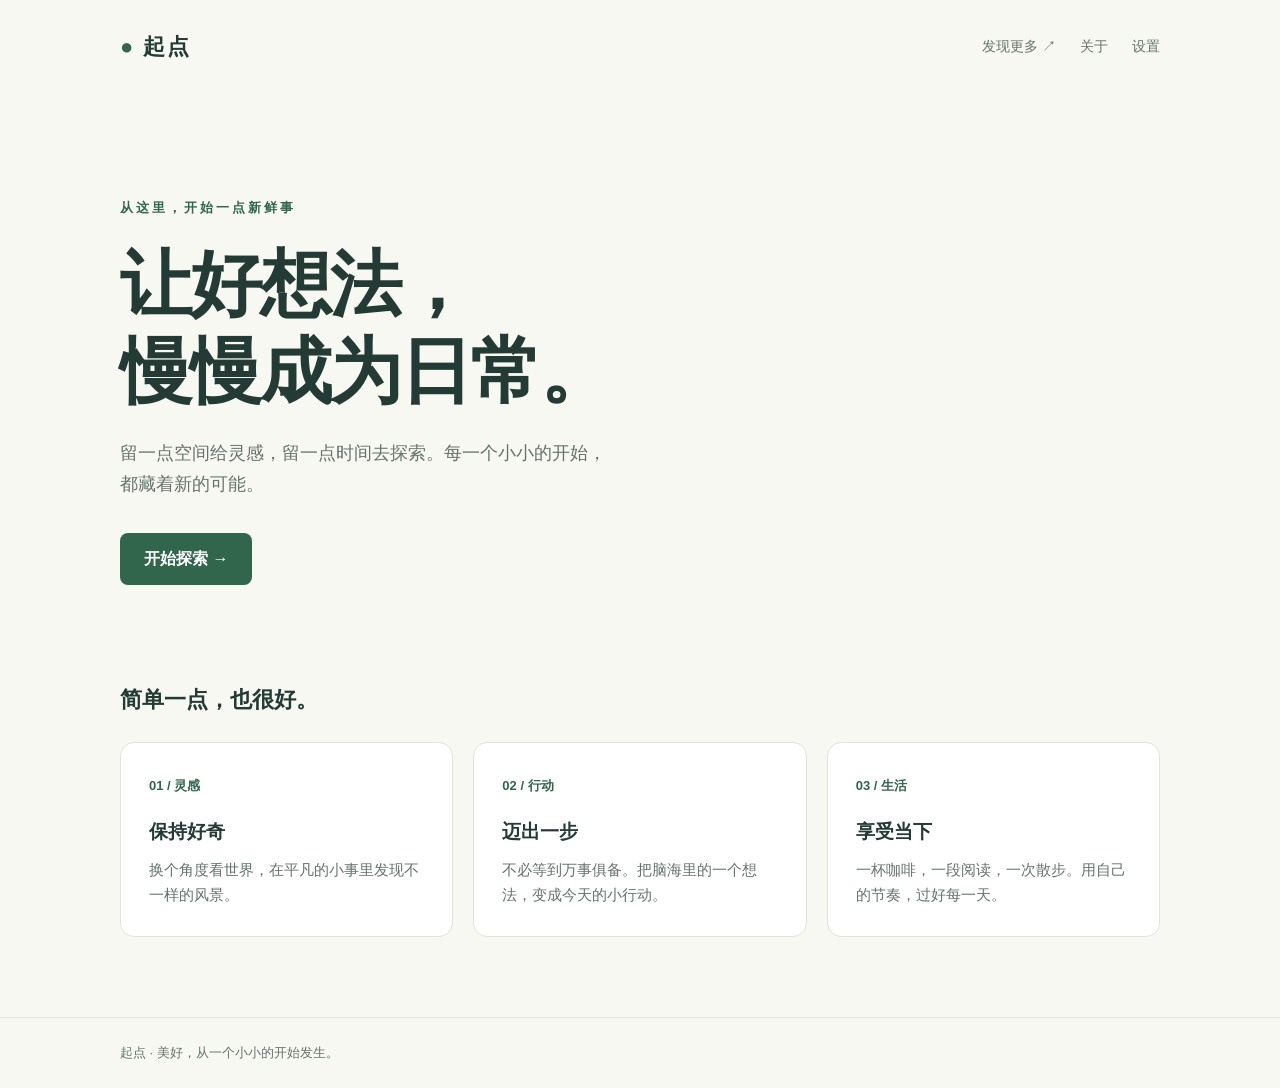
<file: index.html>
<!DOCTYPE html>
<html lang="zh-CN">
  <head>
    <meta charset="UTF-8" />
    <meta name="viewport" content="width=device-width, initial-scale=1.0" />
    <meta name="description" content="一个简单、轻盈的首页，记录想法，开启新的可能。" />
    <title>起点 · 让好想法发生</title>
    <style>
      :root { color-scheme: light; --ink: #243b35; --muted: #64736b; --green: #31664d; }
      * { box-sizing: border-box; }
      body { margin: 0; background: #f7f8f2; color: var(--ink); font-family: -apple-system, BlinkMacSystemFont, "Segoe UI", "PingFang SC", "Microsoft YaHei", sans-serif; line-height: 1.7; }
      .container { width: min(100% - 48px, 1040px); margin-inline: auto; }
      header { display: flex; align-items: center; justify-content: space-between; padding-block: 28px; }
      .brand { color: var(--ink); font-size: 22px; font-weight: 750; text-decoration: none; letter-spacing: 2px; }
      .brand span { color: var(--green); }
      nav { display: flex; align-items: center; gap: 24px; }
      nav a { color: var(--muted); text-decoration: none; font-size: 14px; }
      a:focus-visible { outline: 3px solid var(--green); outline-offset: 5px; }
      .hero { padding: 100px 0 80px; max-width: 740px; }
      .eyebrow { display: inline-block; margin: 0 0 22px; color: var(--green); font-size: 13px; font-weight: 650; letter-spacing: 3px; }
      h1 { margin: 0 0 24px; font-size: clamp(40px, 7vw, 72px); line-height: 1.2; letter-spacing: -2px; }
      .intro { max-width: 490px; margin: 0 0 34px; color: var(--muted); font-size: 18px; }
      .button { display: inline-block; padding: 12px 24px; border-radius: 8px; background: var(--green); color: #fff; text-decoration: none; font-weight: 600; }
      .button:hover { background: #254f3b; }
      .features { padding: 16px 0 80px; scroll-margin-top: 24px; }
      h2 { margin: 0 0 24px; font-size: 22px; }
      .cards { display: grid; grid-template-columns: repeat(3, 1fr); gap: 20px; }
      .card { padding: 28px; border: 1px solid #dfe5d9; border-radius: 14px; background: #fff; }
      .number { color: var(--green); font-size: 13px; font-weight: 700; }
      h3 { margin: 18px 0 8px; font-size: 19px; }
      .card p { margin: 0; color: var(--muted); font-size: 15px; }
      footer { padding: 24px 0; border-top: 1px solid #dfe5d9; color: var(--muted); font-size: 13px; }
      @media (max-width: 640px) {
        .container { width: calc(100% - 40px); }
        .hero { padding: 64px 0 56px; }
        .cards { grid-template-columns: 1fr; gap: 14px; }
        .features { padding-bottom: 48px; }
        h1 { letter-spacing: -1px; }
      }
    </style>
    <link rel="stylesheet" href="./preferences.css" />
    <script src="./preferences.js"></script>
  </head>
  <body>
    <header class="container">
      <a class="brand" href="./index.html" aria-label="起点首页"><span>●</span> 起点</a>
      <nav aria-label="主导航"><a href="#discover">发现更多 ↗</a><a href="./about.html">关于</a><a href="./settings.html">设置</a></nav>
    </header>
    <main class="container">
      <section class="hero" aria-labelledby="hero-title">
        <p class="eyebrow">从这里，开始一点新鲜事</p>
        <h1 id="hero-title">让好想法，<br />慢慢成为日常。</h1>
        <p class="intro">留一点空间给灵感，留一点时间去探索。每一个小小的开始，都藏着新的可能。</p>
        <a class="button" href="#discover">开始探索 <span aria-hidden="true">→</span></a>
      </section>
      <section class="features" id="discover" aria-labelledby="discover-title">
        <h2 id="discover-title">简单一点，也很好。</h2>
        <div class="cards">
          <article class="card"><span class="number">01 / 灵感</span><h3>保持好奇</h3><p>换个角度看世界，在平凡的小事里发现不一样的风景。</p></article>
          <article class="card"><span class="number">02 / 行动</span><h3>迈出一步</h3><p>不必等到万事俱备。把脑海里的一个想法，变成今天的小行动。</p></article>
          <article class="card"><span class="number">03 / 生活</span><h3>享受当下</h3><p>一杯咖啡，一段阅读，一次散步。用自己的节奏，过好每一天。</p></article>
        </div>
      </section>
    </main>
    <footer><div class="container">起点 · 美好，从一个小小的开始发生。</div></footer>
  </body>
</html>
</file>
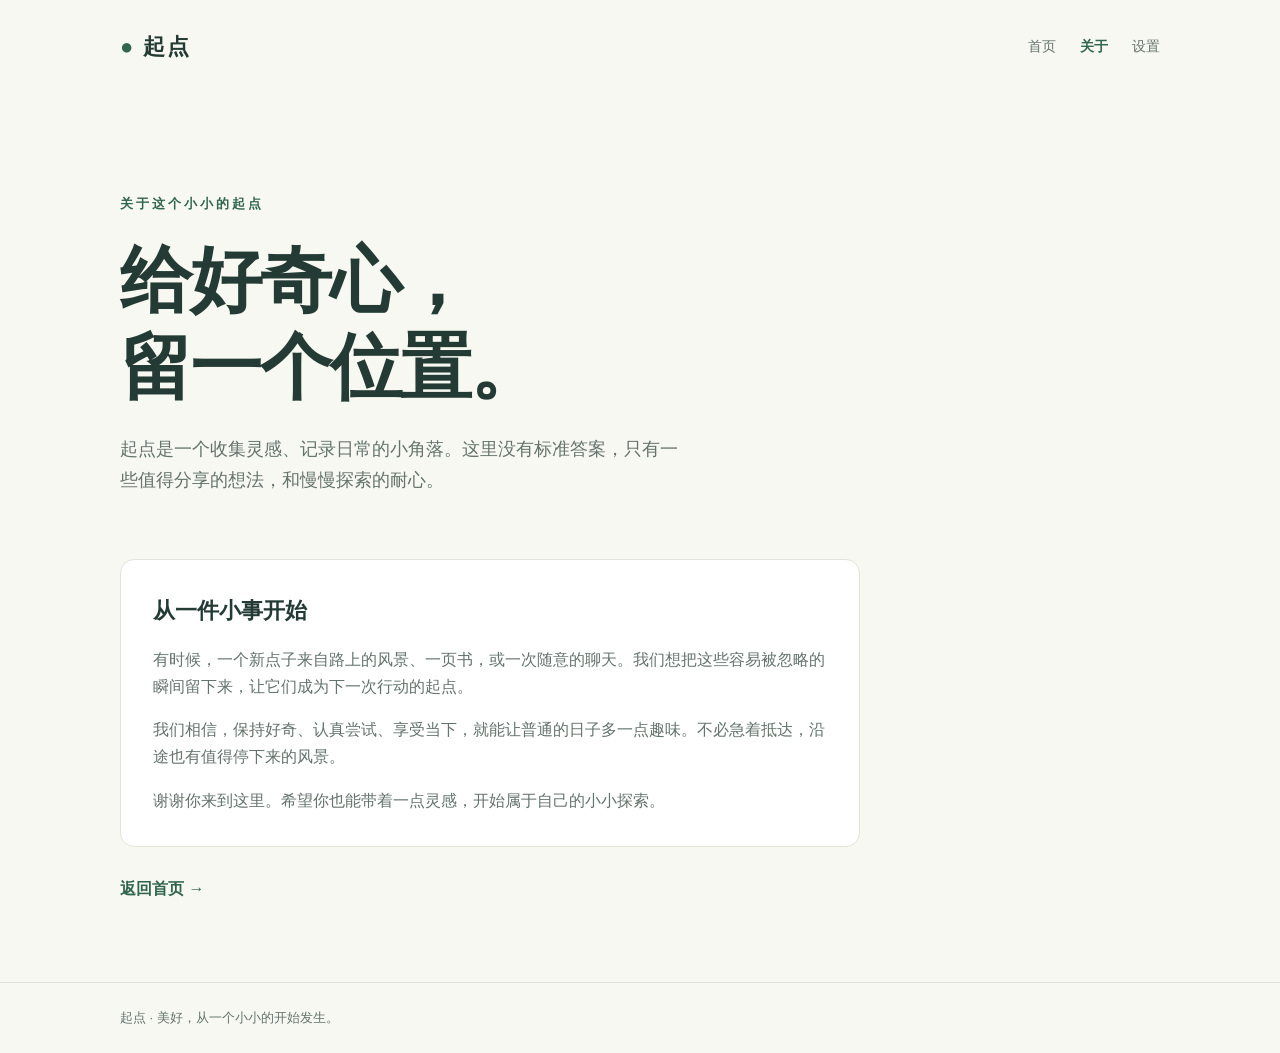
<file: about.html>
<!DOCTYPE html>
<html lang="zh-CN">
  <head>
    <meta charset="UTF-8" />
    <meta name="viewport" content="width=device-width, initial-scale=1.0" />
    <meta name="description" content="关于起点：留一点空间给灵感，让小小的想法慢慢成为日常。" />
    <title>关于 · 起点</title>
    <style>
      :root { color-scheme: light; --ink: #243b35; --muted: #64736b; --green: #31664d; }
      * { box-sizing: border-box; }
      body { margin: 0; background: #f7f8f2; color: var(--ink); font-family: -apple-system, BlinkMacSystemFont, "Segoe UI", "PingFang SC", "Microsoft YaHei", sans-serif; line-height: 1.7; }
      .container { width: min(100% - 48px, 1040px); margin-inline: auto; }
      header { display: flex; align-items: center; justify-content: space-between; padding-block: 28px; }
      .brand { color: var(--ink); font-size: 22px; font-weight: 750; text-decoration: none; letter-spacing: 2px; }
      .brand span { color: var(--green); }
      nav { display: flex; align-items: center; gap: 24px; }
      nav a { color: var(--muted); text-decoration: none; font-size: 14px; }
      nav a[aria-current="page"] { color: var(--green); font-weight: 650; }
      a:focus-visible { outline: 3px solid var(--green); outline-offset: 5px; }
      .hero { padding: 100px 0 64px; max-width: 740px; }
      .eyebrow { margin: 0 0 22px; color: var(--green); font-size: 13px; font-weight: 650; letter-spacing: 3px; }
      h1 { margin: 0 0 24px; font-size: clamp(40px, 7vw, 72px); line-height: 1.2; letter-spacing: -2px; }
      .intro { max-width: 560px; margin: 0; color: var(--muted); font-size: 18px; }
      .story { max-width: 740px; padding-bottom: 80px; }
      .card { padding: 32px; border: 1px solid #dfe5d9; border-radius: 14px; background: #fff; }
      h2 { margin: 0 0 16px; font-size: 22px; }
      .card p { margin: 0 0 16px; color: var(--muted); }
      .card p:last-child { margin-bottom: 0; }
      .back { display: inline-block; margin-top: 28px; color: var(--green); text-decoration: none; font-weight: 600; }
      .back:hover { text-decoration: underline; }
      footer { padding: 24px 0; border-top: 1px solid #dfe5d9; color: var(--muted); font-size: 13px; }
      @media (max-width: 640px) {
        .container { width: calc(100% - 40px); }
        .hero { padding: 64px 0 40px; }
        h1 { letter-spacing: -1px; }
        .card { padding: 24px; }
        .story { padding-bottom: 48px; }
      }
    </style>
    <link rel="stylesheet" href="./preferences.css" />
    <script src="./preferences.js"></script>
  </head>
  <body>
    <header class="container">
      <a class="brand" href="./index.html" aria-label="起点首页"><span>●</span> 起点</a>
      <nav aria-label="主导航"><a href="./index.html">首页</a><a href="./about.html" aria-current="page">关于</a><a href="./settings.html">设置</a></nav>
    </header>
    <main class="container">
      <section class="hero" aria-labelledby="about-title">
        <p class="eyebrow">关于这个小小的起点</p>
        <h1 id="about-title">给好奇心，<br />留一个位置。</h1>
        <p class="intro">起点是一个收集灵感、记录日常的小角落。这里没有标准答案，只有一些值得分享的想法，和慢慢探索的耐心。</p>
      </section>
      <section class="story" aria-labelledby="story-title">
        <div class="card">
          <h2 id="story-title">从一件小事开始</h2>
          <p>有时候，一个新点子来自路上的风景、一页书，或一次随意的聊天。我们想把这些容易被忽略的瞬间留下来，让它们成为下一次行动的起点。</p>
          <p>我们相信，保持好奇、认真尝试、享受当下，就能让普通的日子多一点趣味。不必急着抵达，沿途也有值得停下来的风景。</p>
          <p>谢谢你来到这里。希望你也能带着一点灵感，开始属于自己的小小探索。</p>
        </div>
        <a class="back" href="./index.html">返回首页 <span aria-hidden="true">→</span></a>
      </section>
    </main>
    <footer><div class="container">起点 · 美好，从一个小小的开始发生。</div></footer>
  </body>
</html>
</file>
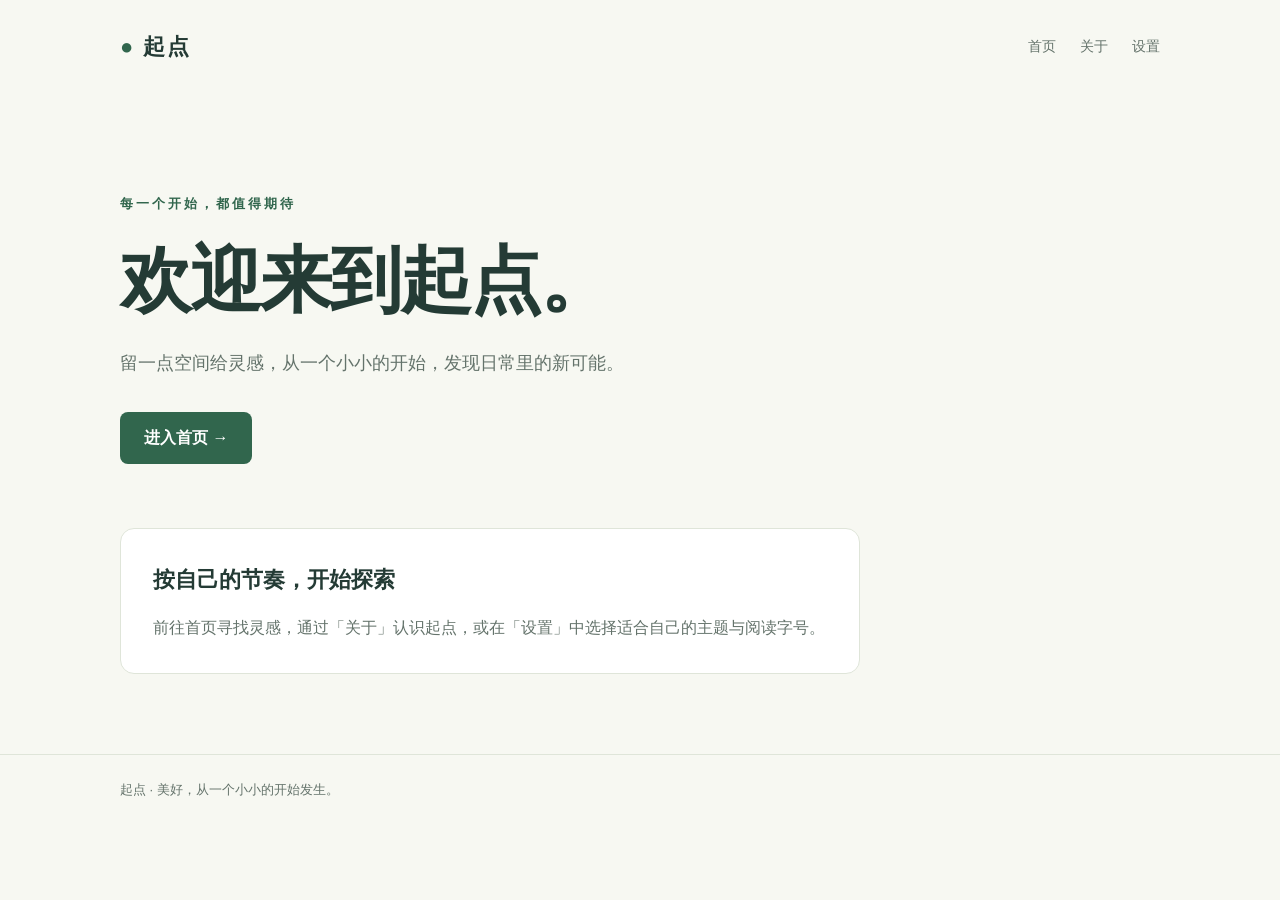
<file: default.html>
<!DOCTYPE html>
<html lang="zh-CN">
  <head>
    <meta charset="UTF-8" />
    <meta name="viewport" content="width=device-width, initial-scale=1.0" />
    <meta name="description" content="欢迎来到起点，从这里进入首页、了解我们或调整浏览偏好。" />
    <title>欢迎 · 起点</title>
    <style>
      :root { color-scheme: light; --ink: #243b35; --muted: #64736b; --green: #31664d; }
      * { box-sizing: border-box; }
      body { margin: 0; color: var(--ink); font-family: -apple-system, BlinkMacSystemFont, "Segoe UI", "PingFang SC", "Microsoft YaHei", sans-serif; line-height: 1.7; }
      .container { width: min(100% - 48px, 1040px); margin-inline: auto; }
      header { display: flex; align-items: center; justify-content: space-between; padding-block: 28px; }
      .brand { color: var(--ink); font-size: 22px; font-weight: 750; text-decoration: none; letter-spacing: 2px; }
      .brand span { color: var(--green); }
      nav { display: flex; align-items: center; gap: 24px; }
      nav a { color: var(--muted); text-decoration: none; font-size: 14px; }
      a:focus-visible { outline: 3px solid var(--green); outline-offset: 5px; }
      .hero { padding: 100px 0 64px; max-width: 740px; }
      .eyebrow { margin: 0 0 22px; color: var(--green); font-size: 13px; font-weight: 650; letter-spacing: 3px; }
      h1 { margin: 0 0 24px; font-size: clamp(40px, 7vw, 72px); line-height: 1.2; letter-spacing: -2px; }
      .intro { max-width: 560px; margin: 0 0 34px; color: var(--muted); font-size: 18px; }
      .button { display: inline-block; padding: 12px 24px; border-radius: 8px; text-decoration: none; font-weight: 600; }
      .welcome { max-width: 740px; padding-bottom: 80px; }
      .card { padding: 32px; border: 1px solid var(--border); border-radius: 14px; }
      h2 { margin: 0 0 16px; font-size: 22px; }
      .card p { margin: 0; color: var(--muted); }
      footer { padding: 24px 0; border-top: 1px solid var(--border); color: var(--muted); font-size: 13px; }
      @media (max-width: 640px) {
        .container { width: calc(100% - 40px); }
        .hero { padding: 64px 0 40px; }
        h1 { letter-spacing: -1px; }
        .card { padding: 24px; }
        .welcome { padding-bottom: 48px; }
      }
    </style>
    <link rel="stylesheet" href="./preferences.css" />
    <script src="./preferences.js"></script>
  </head>
  <body>
    <header class="container">
      <a class="brand" href="./index.html" aria-label="起点首页"><span aria-hidden="true">●</span> 起点</a>
      <nav aria-label="主导航"><a href="./index.html">首页</a><a href="./about.html">关于</a><a href="./settings.html">设置</a></nav>
    </header>
    <main class="container">
      <section class="hero" aria-labelledby="welcome-title">
        <p class="eyebrow">每一个开始，都值得期待</p>
        <h1 id="welcome-title">欢迎来到起点。</h1>
        <p class="intro">留一点空间给灵感，从一个小小的开始，发现日常里的新可能。</p>
        <a class="button" href="./index.html">进入首页 <span aria-hidden="true">→</span></a>
      </section>
      <section class="welcome" aria-labelledby="next-title">
        <div class="card">
          <h2 id="next-title">按自己的节奏，开始探索</h2>
          <p>前往首页寻找灵感，通过「关于」认识起点，或在「设置」中选择适合自己的主题与阅读字号。</p>
        </div>
      </section>
    </main>
    <footer><div class="container">起点 · 美好，从一个小小的开始发生。</div></footer>
  </body>
</html>
</file>
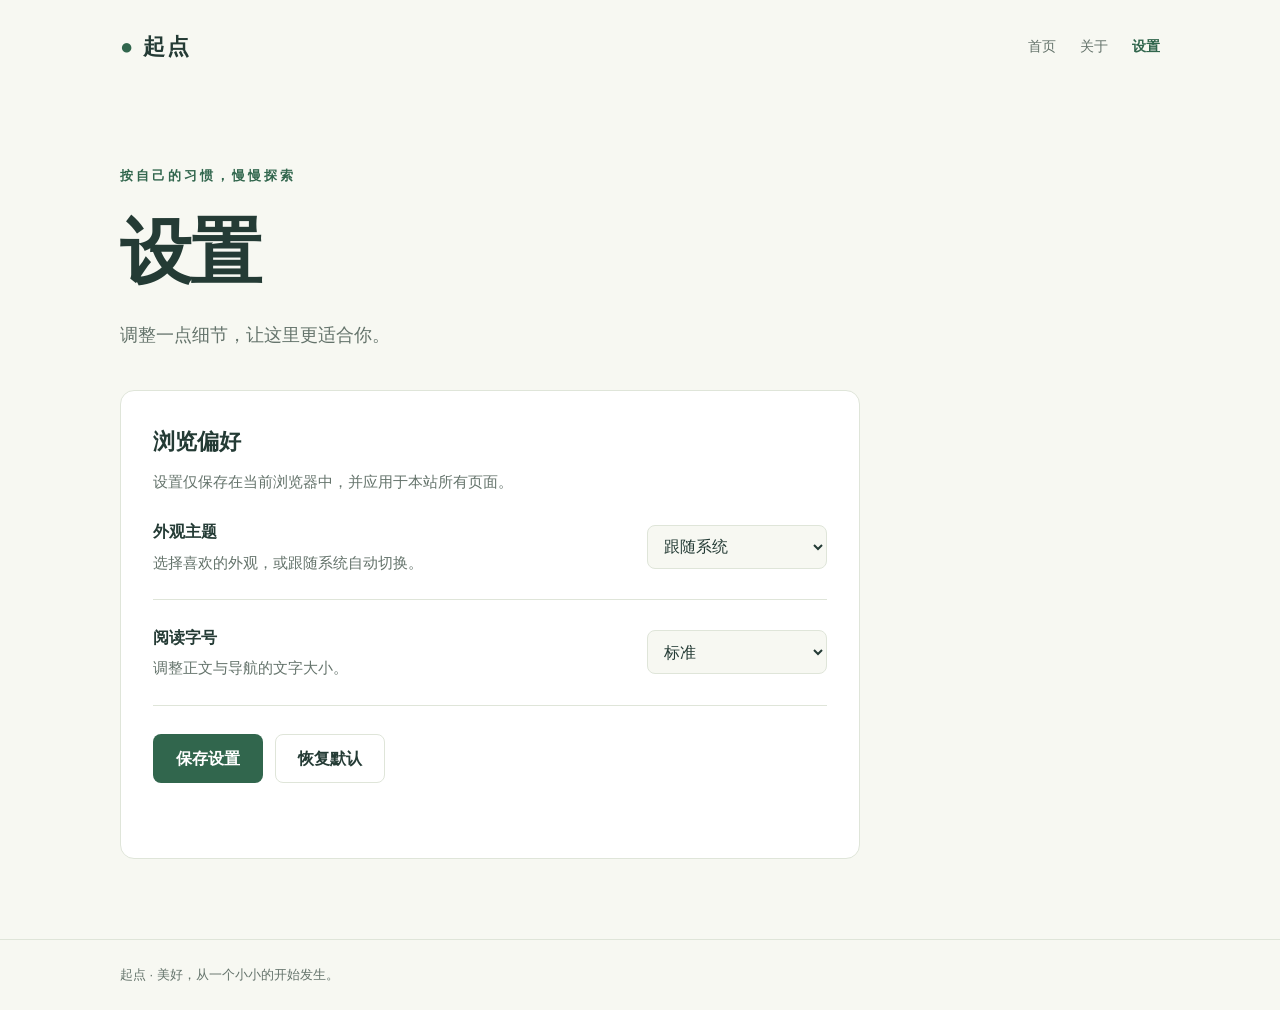
<file: settings.html>
<!DOCTYPE html>
<html lang="zh-CN">
  <head>
    <meta charset="UTF-8" />
    <meta name="viewport" content="width=device-width, initial-scale=1.0" />
    <meta name="description" content="设置起点的外观与阅读字号，让浏览更符合你的习惯。" />
    <title>设置 · 起点</title>
    <style>
      :root { color-scheme: light; --ink: #243b35; --muted: #64736b; --green: #31664d; }
      * { box-sizing: border-box; }
      body { margin: 0; color: var(--ink); font-family: -apple-system, BlinkMacSystemFont, "Segoe UI", "PingFang SC", "Microsoft YaHei", sans-serif; line-height: 1.7; }
      .container { width: min(100% - 48px, 1040px); margin-inline: auto; }
      header { display: flex; align-items: center; justify-content: space-between; padding-block: 28px; }
      .brand { color: var(--ink); font-size: 22px; font-weight: 750; text-decoration: none; letter-spacing: 2px; }
      .brand span { color: var(--green); }
      nav { display: flex; align-items: center; gap: 24px; }
      nav a { color: var(--muted); text-decoration: none; font-size: 14px; }
      :is(a, button, select):focus-visible { outline: 3px solid var(--green); outline-offset: 5px; }
      .hero { padding: 72px 0 40px; max-width: 740px; }
      .eyebrow { margin: 0 0 22px; color: var(--green); font-size: 13px; font-weight: 650; letter-spacing: 3px; }
      h1 { margin: 0 0 24px; font-size: clamp(40px, 7vw, 72px); line-height: 1.2; letter-spacing: -2px; }
      .intro { margin: 0; color: var(--muted); font-size: 18px; }
      .settings { max-width: 740px; padding-bottom: 80px; }
      .card { padding: 32px; border: 1px solid var(--border); border-radius: 14px; }
      h2 { margin: 0 0 8px; font-size: 22px; }
      .hint { margin: 0; color: var(--muted); font-size: 15px; }
      .field { display: grid; grid-template-columns: 1fr 180px; align-items: center; gap: 24px; padding-block: 24px; border-bottom: 1px solid var(--border); }
      label { display: block; margin-bottom: 4px; font-weight: 650; }
      select { width: 100%; min-height: 44px; padding: 8px 12px; border: 1px solid var(--border); border-radius: 8px; background: var(--page); color: var(--ink); font: inherit; }
      .actions { display: flex; flex-wrap: wrap; gap: 12px; margin-top: 28px; }
      button { min-height: 44px; padding: 10px 22px; border: 1px solid transparent; border-radius: 8px; font: inherit; font-weight: 600; cursor: pointer; }
      .secondary { border-color: var(--border); background: var(--surface); color: var(--ink); }
      .secondary:hover { background: var(--page); }
      #save-status { min-height: 1.7em; margin: 16px 0 0; color: var(--muted); }
      footer { padding: 24px 0; border-top: 1px solid var(--border); color: var(--muted); font-size: 13px; }
      @media (max-width: 640px) {
        .container { width: calc(100% - 40px); }
        .hero { padding: 48px 0 32px; }
        h1 { letter-spacing: -1px; }
        .card { padding: 24px; }
        .field { grid-template-columns: 1fr; gap: 12px; }
        .settings { padding-bottom: 48px; }
      }
    </style>
    <link rel="stylesheet" href="./preferences.css" />
    <script src="./preferences.js"></script>
  </head>
  <body>
    <header class="container">
      <a class="brand" href="./index.html" aria-label="起点首页"><span>●</span> 起点</a>
      <nav aria-label="主导航"><a href="./index.html">首页</a><a href="./about.html">关于</a><a href="./settings.html" aria-current="page">设置</a></nav>
    </header>
    <main class="container">
      <section class="hero" aria-labelledby="settings-title">
        <p class="eyebrow">按自己的习惯，慢慢探索</p>
        <h1 id="settings-title">设置</h1>
        <p class="intro">调整一点细节，让这里更适合你。</p>
      </section>
      <section class="settings" aria-labelledby="preferences-title">
        <form id="settings-form" class="card">
          <h2 id="preferences-title">浏览偏好</h2>
          <p class="hint">设置仅保存在当前浏览器中，并应用于本站所有页面。</p>
          <div class="field">
            <div><label for="theme">外观主题</label><p id="theme-hint" class="hint">选择喜欢的外观，或跟随系统自动切换。</p></div>
            <select id="theme" name="theme" aria-describedby="theme-hint"><option value="system">跟随系统</option><option value="light">浅色</option><option value="dark">深色</option></select>
          </div>
          <div class="field">
            <div><label for="font-size">阅读字号</label><p id="font-hint" class="hint">调整正文与导航的文字大小。</p></div>
            <select id="font-size" name="fontSize" aria-describedby="font-hint"><option value="standard">标准</option><option value="large">大号</option></select>
          </div>
          <div class="actions"><button class="button" type="submit">保存设置</button><button id="reset-settings" class="secondary" type="button">恢复默认</button></div>
          <p id="save-status" role="status" aria-live="polite"></p>
          <noscript><p>请启用 JavaScript，以保存和应用浏览偏好。</p></noscript>
        </form>
      </section>
    </main>
    <footer><div class="container">起点 · 美好，从一个小小的开始发生。</div></footer>
  </body>
</html>
</file>
<file: preferences.css>
:root {
  --page: #f7f8f2;
  --surface: #fff;
  --border: #dfe5d9;
  --button: #31664d;
  --button-hover: #254f3b;
}

@media (prefers-color-scheme: dark) {
  :root:not([data-theme="light"]) {
    color-scheme: dark;
    --ink: #e0ebe4;
    --muted: #a6b8ac;
    --green: #9bd0af;
    --page: #17231d;
    --surface: #213128;
    --border: #3c5143;
    --button: #31664d;
    --button-hover: #3b795c;
  }
}

:root[data-theme="dark"] {
  color-scheme: dark;
  --ink: #e0ebe4;
  --muted: #a6b8ac;
  --green: #9bd0af;
  --page: #17231d;
  --surface: #213128;
  --border: #3c5143;
  --button: #31664d;
  --button-hover: #3b795c;
}

body { background: var(--page); }
.card { background: var(--surface); border-color: var(--border); }
footer { border-color: var(--border); }
.button { background: var(--button); color: #fff; }
.button:hover { background: var(--button-hover); }
nav a[aria-current="page"] { color: var(--green); font-weight: 650; }
:root[data-font-size="large"] body { font-size: 18px; }
:root[data-font-size="large"] nav a,
:root[data-font-size="large"] .card p { font-size: 18px; }
:root[data-font-size="large"] .intro { font-size: 20px; }
:root[data-font-size="large"] footer { font-size: 16px; }
@media (max-width: 640px) {
  header { flex-wrap: wrap; gap: 16px; }
  nav { flex-wrap: wrap; gap: 16px; }
}
</file>
